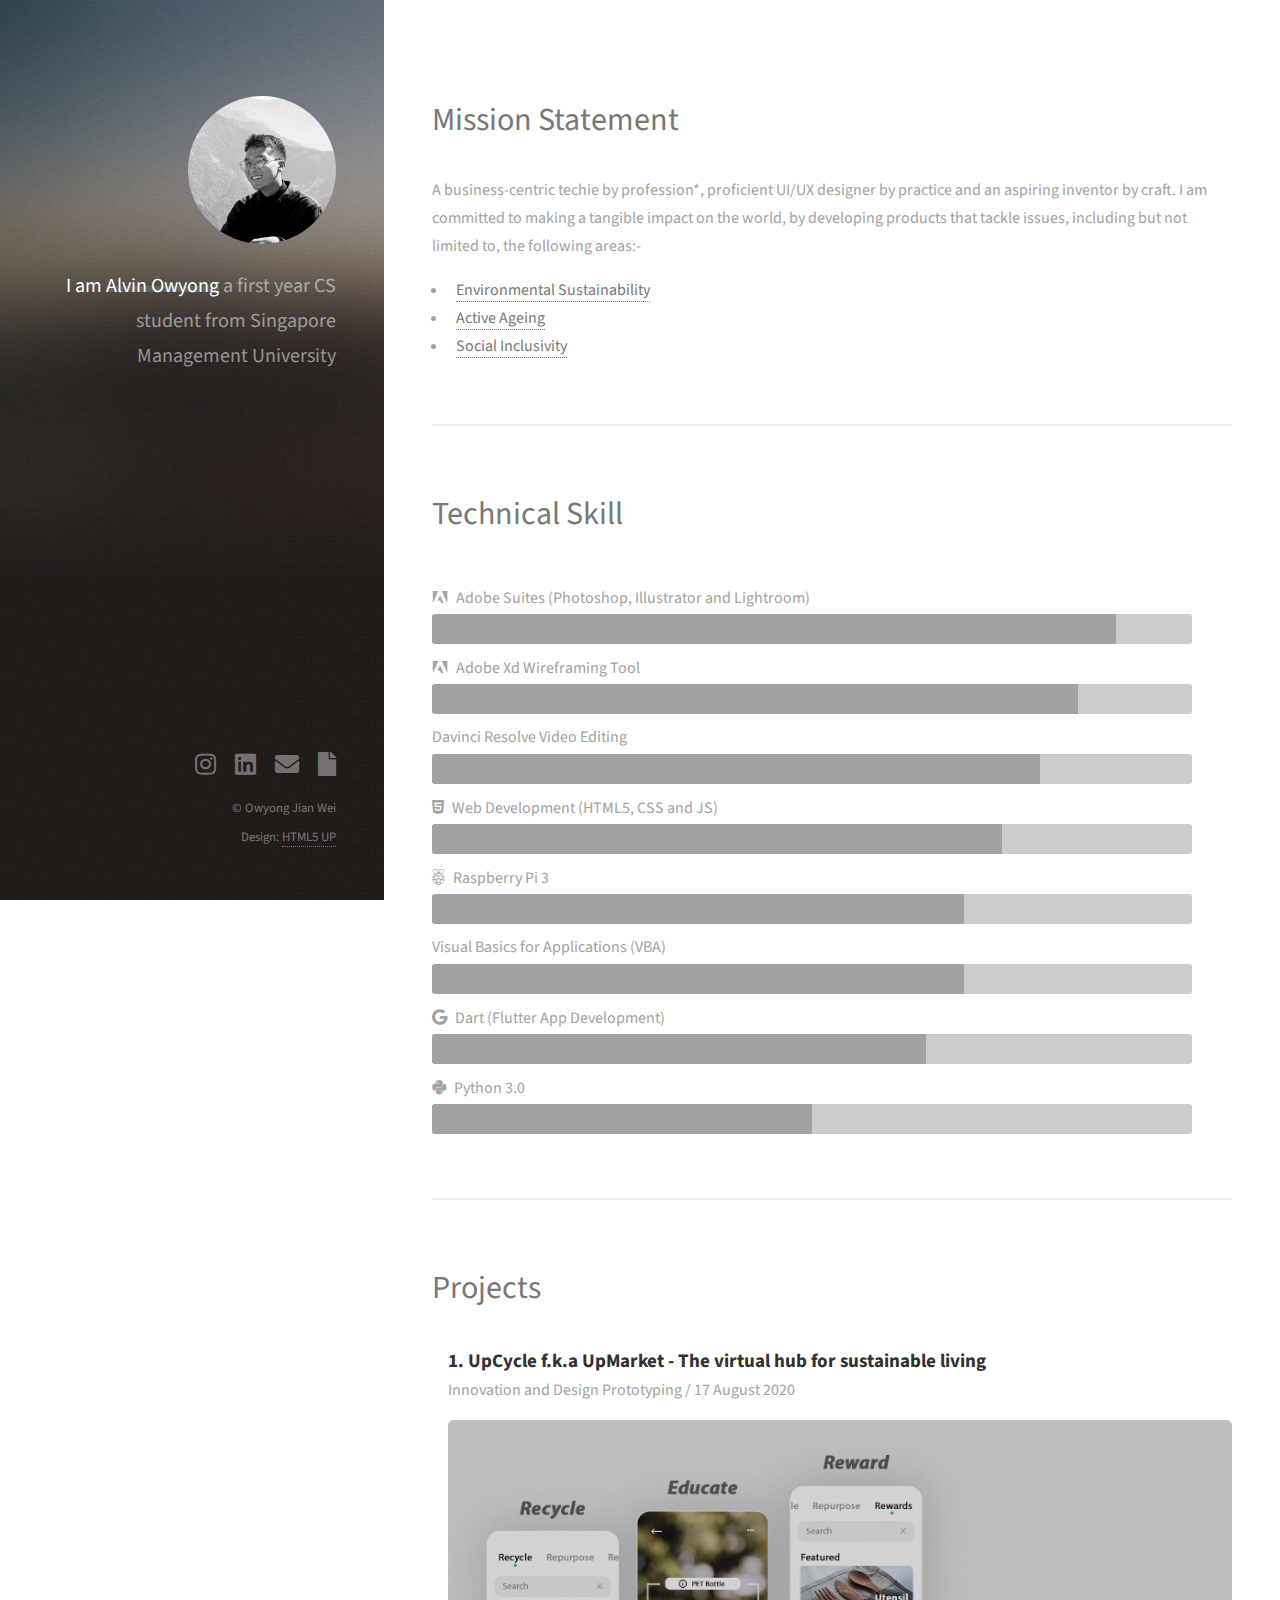
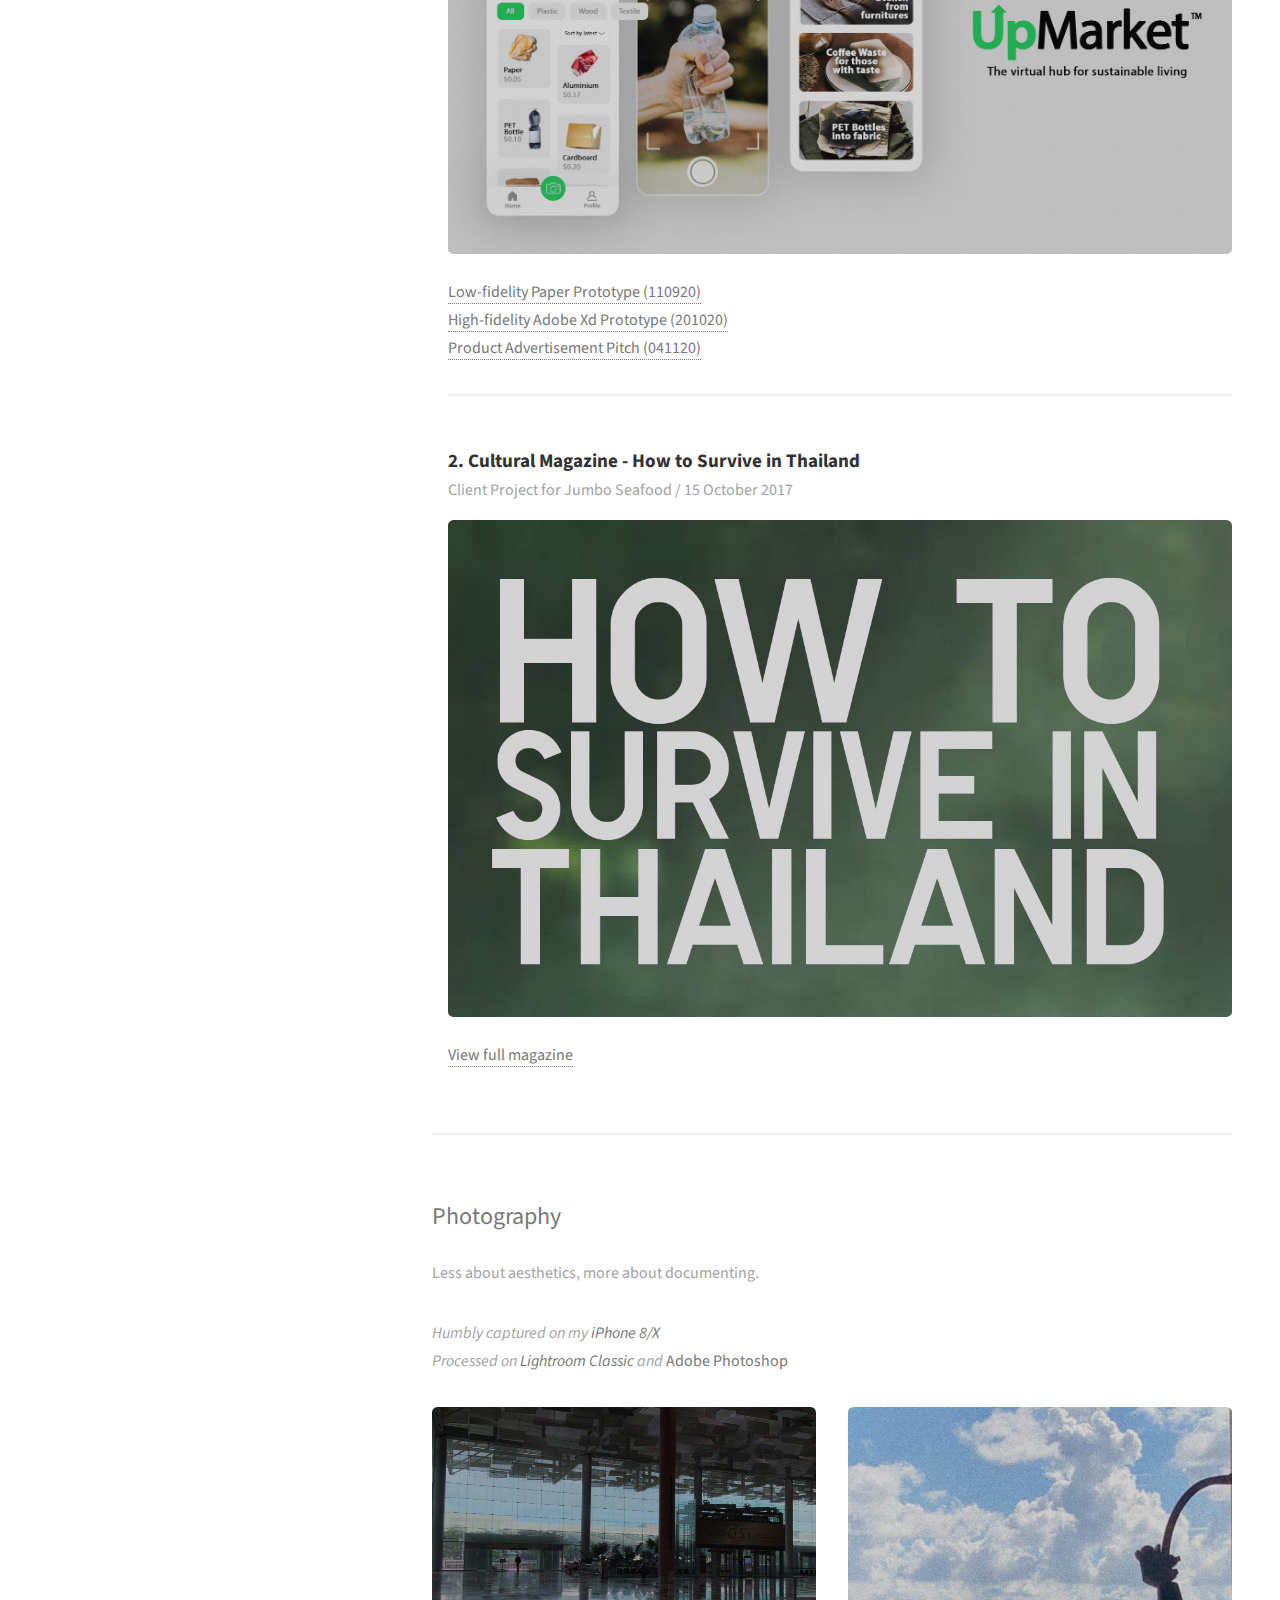
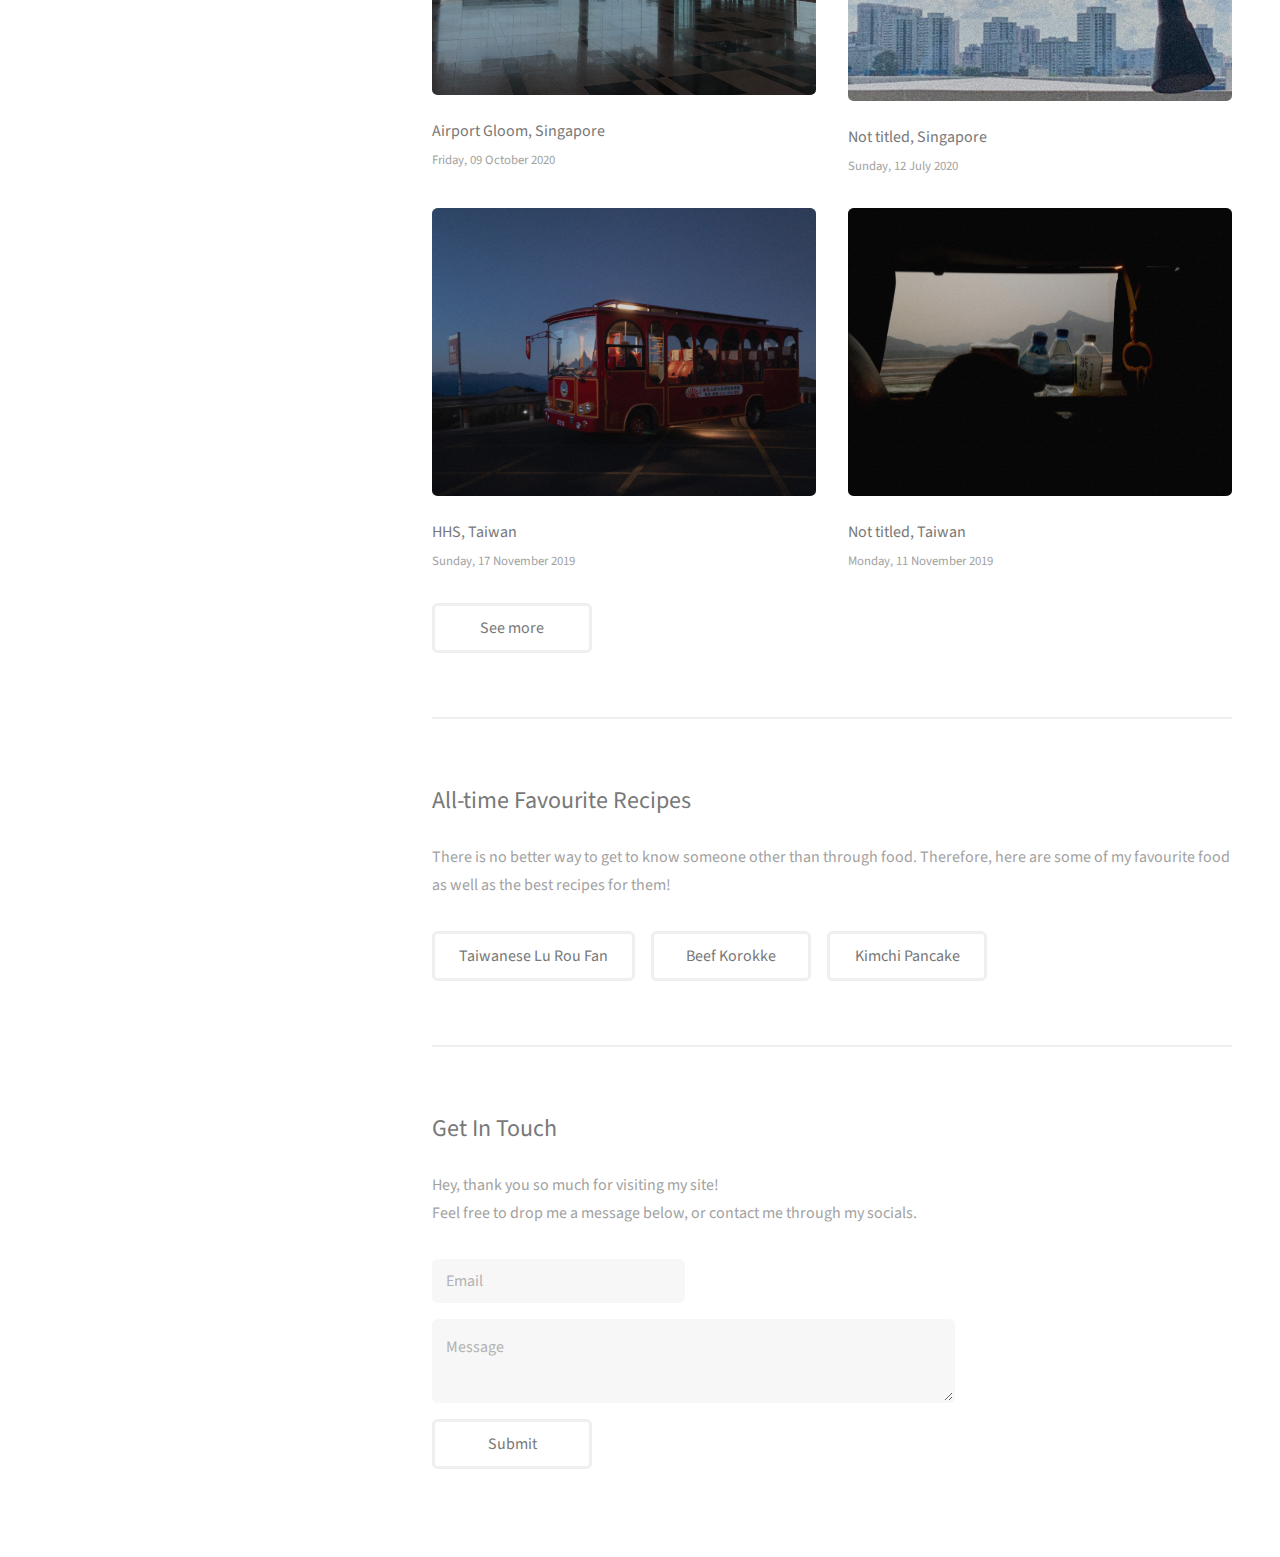
<file: index.html>
<!DOCTYPE HTML>

<html>
	<head>
		<title>Alvin Owyong</title>
		<meta charset="utf-8" />
		<meta name="viewport" content="width=device-width, initial-scale=1, user-scalable=no" />
		<link rel="stylesheet" href="assets/css/main.css" />
		<link rel="icon" href="images/hashtag.png">
	</head>
	<body class="is-preload">

		<!-- Header -->
			<header id="header">
				<div class="inner">
					<a href="#" class="image avatar"><img src="images/avatare.jpg" alt="" /></a>
					<h1><strong>I am <mark>Alvin Owyong</mark></strong><br />
					a first year CS student from<br />
					Singapore Management University<br />
				</div>
			</header>

		<!-- Main -->
			<div id="main">

				<!-- One -->
					<section id="one">
						<header class="major">
							<h2>Mission Statement</h2>
						</header>
						<p>A business-centric techie by profession*, proficient UI/UX designer by practice and an aspiring inventor by craft. I am committed to making a tangible impact on the world, by developing products that tackle issues, including but not limited to, the following areas:-<br /></p>
						<ul class="projects">
							<li><a href="#">Environmental Sustainability</a></li>
							<li><a href="#">Active Ageing</a></li>
							<li><a href="#">Social Inclusivity</a></li>
						</ul>
					</section>

				<!-- Two
				<section id="two">
					<header class="major">
						<h2>Education</h2>
					</header>
					<p>To have a meaningful and positive impact on the world, by developing products that solves problems, including but not limited to, the following areas:-<br /></p>
					<ul class="projects">
						<li><a href="#">Environmental Sustainability</a></li>
						<li><a href="#">Active Ageing</a></li>
						<li><a href="#">Social Inclusivity</a></li>
					</ul>
				</section>					 -->

				<!-- Three
				<section id="three">
					<header class="major">
						<h2>Mission Statement</h2>
					</header>
					<p>To have a meaningful and positive impact on the world, by developing products that solves problems, including but not limited to, the following areas:-<br /></p>
					<ul class="projects">
						<li><a href="#">Environmental Sustainability</a></li>
						<li><a href="#">Active Ageing</a></li>
						<li><a href="#">Social Inclusivity</a></li>
					</ul>
				</section> -->
				
				<!-- Four -->
				<section id="four">
					<header class="major">
						<h2>Technical Skill</h2>
					</header>
					<div class="bars">
						<ul class="skills">
							<li><span class="bar-expand adobesuites"></span><em class="icon brands fa-adobe">&ensp;Adobe Suites (Photoshop, Illustrator and Lightroom)</em></li>
							<li><span class="bar-expand adobexd"></span><em class="icon brands fa-adobe">&ensp;Adobe Xd Wireframing Tool</em></li>
							<li><span class="bar-expand resolve"></span><em>Davinci Resolve Video Editing</em></li>
							<li><span class="bar-expand webdev"></span><em class="icon brands fa-html5">&ensp;Web Development (HTML5, CSS and JS)</em></li>
							<li><span class="bar-expand rspi"></span><em class="icon brands fa-raspberry-pi">&ensp;Raspberry Pi 3</em></li>
							<li><span class="bar-expand vba"></span><em>Visual Basics for Applications (VBA)</em></li>
							<li><span class="bar-expand flutter"></span><em class="icon brands fa-google">&ensp;Dart (Flutter App Development)</em></li>
							<li><span class="bar-expand python"></span><em class="icon brands fa-python">&ensp;Python 3.0</em></li>
						 </ul>
					 </div><!-- end skill-bars -->

				</section>				

				<!-- Five -->
				<section id="five">
					<header class="major">
						<h2>Projects</h2>
					</header>
					<!-- <p><i>Coming soon...</i><br /></p> -->
					<ul class="projects">
						<p id="project-title">1. UpCycle f.k.a UpMarket - The virtual hub for sustainable living</p>
						<p id="project-subtitle">Innovation and Design Prototyping / 17 August 2020</p>
						<article id="project-image" class="col-6 col-12-xsmall work-item">
							<a href="images/Upmarket.png" class="image fit thumb"><img src="images/Upmarket.png" alt="The Application First Look (170820)"/></a>
						</article>

						<a href="https://xd.adobe.com/view/ee3b51f4-64d7-4f51-bd18-cb1d08bb9e55-bb68/?fullscreen" target="_blank">Low-fidelity Paper Prototype (110920)</a><br>
						<a href="https://xd.adobe.com/view/ee3b51f4-64d7-4f51-bd18-cb1d08bb9e55-bb68/?fullscreen" target="_blank">High-fidelity Adobe Xd Prototype (201020)</a><br>
						<a href="#" target="_blank">Product Advertisement Pitch (041120)</a>
						<br>

						<hr class="solid">

						<p id="project-title">2. Cultural Magazine - How to Survive in Thailand</p>
						<p id="project-subtitle">Client Project for Jumbo Seafood / 15 October 2017</p>
						<article id="project-image" class="col-6 col-12-xsmall work-item">
							<a href="images/thailandfull.PNG" class="image fit thumb"><img src="images/Thailand.PNG" alt="Cultural Magazine - How to Survive in Thailand"/></a>
						</article>
						
						<a href="files/guidebook_thailand.pdf" download target="_blank">View full magazine</a>
						
					</ul>
				</section>

				<!-- Six -->
					<section id="six">
						<h2>Photography</h2>
						<p>Less about aesthetics, more about documenting.</p>
						<p><i>Humbly captured on my <strong>iPhone 8/X</strong><br/>Processed on <strong>Lightroom Classic</strong> and </i><strong>Adobe Photoshop</strong></i></p>
						<div class="row">
							<article class="col-6 col-12-xsmall work-item">
								<a href="images/covid-gloom.jpg" class="image fit thumb"><img src="images/covid-pv.jpg" alt="" /></a>
								<h3>Airport Gloom, Singapore</h3>
								<p>Friday, 09 October 2020</p>
							</article>
							<article class="col-6 col-12-xsmall work-item">
								<a href="images/singapore.jpg" class="image fit thumb"><img src="images/singaporec.jpg" alt="" /></a>
								<h3>Not titled, Singapore</h3>
								<p>Sunday, 12 July 2020</p>
							</article>
							<article class="col-6 col-12-xsmall work-item">
								<a href="images/hhsbus.jpg" class="image fit thumb"><img src="images/hhsbus.jpg" alt="" /></a>
								<h3>HHS, Taiwan</h3>
								<p>Sunday, 17 November 2019</p>
							</article>
							<article class="col-6 col-12-xsmall work-item">
								<a href="images/taiwan.jpg" class="image fit thumb"><img src="images/taiwan.jpg" alt="" /></a>
								<h3>Not titled, Taiwan</h3>
								<p>Monday, 11 November 2019</p>
							</article>
							
						</div>
						<div class="row" id="collapsed">
						<!-- <article class="col-6 col-12-xsmall work-item">
							<a href="images/yoropark 2.jpg" class="image fit thumb"><img src="images/yoropark 2.jpg" alt="" /></a>
							<h3>The Site of Reversible Destiny 2, Kyoto</h3>
							<p>Wednesday, 09 May 2018</p>
						</article> -->
						<!-- <article class="col-6 col-12-xsmall work-item">
							<a href="images/tokyotower.jpg" class="image fit thumb"><img src="images/tokyotower.jpg" alt="" /></a>
							<h3>Roppongi, Tokyo</h3>
							<p>Wednesday, 09 May 2018</p>
						</article> -->
						<article class="col-6 col-12-xsmall work-item">
							<a href="images/wlks.jpg" class="image fit thumb"><img src="images/wlks.jpg" alt="" /></a>
							<h3>Nakamise Street, Tokyo</h3>
							<p>Thursday, 11 April 2019</p> 
						</article>
						<article class="col-6 col-12-xsmall work-item">
							<a href="images/kyoto.jpg" class="image fit thumb"><img src="images/kyoto.jpg" alt="" /></a>
							<h3>Temple Threshold, Kyoto</h3>
							<p>Sunday, 07 April 2019</p>
						</article>
						<article class="col-6 col-12-xsmall work-item">
							<a href="images/signature sunset.jpg" class="image fit thumb"><img src="images/signature sunset.jpg" alt="" /></a>
							<h3>Signature Sunset, Singapore</h3>
							<p>Wednesday, 13 February 2019</p>
						</article>													
						<article class="col-6 col-12-xsmall work-item">
							<a href="images/usyellow.jpg" class="image fit thumb"><img src="images/usyellowc.jpg" alt="" /></a>
							<h3>Minimalist, Singapore</h3>
							<p>Monday, 01 April 2019</p>
						</article>						
						<article class="col-6 col-12-xsmall work-item">
							<a href="images/yoropark.jpg" class="image fit thumb"><img src="images/yoropark.jpg" alt="" /></a>
							<h3>The Site of Reversible Destiny, Gifu</h3>
							<p>Wednesday, 09 May 2018</p>
						</article>
						<article class="col-6 col-12-xsmall work-item">
							<a href="images/totgpv.jpg" class="image fit thumb"><img src="images/totgpv.jpg" alt="" /></a>
							<h3>Temple of The Golden Pavillion, Gifu</h3>
							<p>Wednesday, 09 May 2018</p>
						</article>
						<article class="col-6 col-12-xsmall work-item">
							<a href="images/sugamo.jpg" class="image fit thumb"><img src="images/sugamo.jpg" alt="" /></a>
							<h3>Weekend, Sugamo</h3>
							<p>Sunday, 28 January 2018</p>
						</article>
						</div>
						<ul class="actions">
							<li><a href="#six" class="button" id="toggleone">See more</a></li>
						</ul>
					</section>

				<!-- Seven -->
				<section id="seven">
					<h2>All-time Favourite Recipes</h2>
					<div class="row">
						<p>There is no better way to get to know someone other than through food. Therefore, here are some of my favourite food as well as the best recipes for them!</p>
					</div>
					<ul class="actions">
						<li><a href="https://www.youtube.com/watch?v=hrpRUXhp3-M" download class="button">Taiwanese Lu Rou Fan</a></li>
						<li><a href="https://www.youtube.com/watch?v=HtOmN8U21qI&list=PL6E6G-87dHtspe3XwK3Ef4g_hm45VbICt&index=10&t=0s" download class="button">Beef Korokke</a></li>
						<li><a href="https://www.youtube.com/watch?v=05SSlcjIsWM" download class="button">Kimchi Pancake</a></li>
					</ul>
				</section>					

				<!-- Last -->
				<section id="last">
					<h2>Get In Touch</h2>
					<p>Hey, thank you so much for visiting my site!<br />Feel free to drop me a message below, or contact me through my socials.</p>
					<div class="row">
						<div class="col-8 col-12-small">
							<form action="https://www.elformo.com/forms/ad0470e2-03ad-481f-90fa-4ef61c8ed684" method="post" accept-charset="UTF-8">
								<div class="row gtr-uniform gtr-50">
									<!-- <div class="col-6 col-12-xsmall"><input id="name" name="name" type="name" placeholder="Name"/></div> -->
									<div class="col-6 col-12-xsmall"><input id="email" name="email" type="email" placeholder="Email"/></div>
									<div class="col-12"><textarea id="comment" name="comment" placeholder="Message"></textarea></div>
									<ul class="actions">
										<li><input id="submit" name="submit" type="Submit" /></li>
									</ul>
								</div>
							</form>
						</div>
						<!-- <div class="col-4 col-12-small">
							<ul class="labeled-icons">
								<li>
									<h3 class="icon solid fa-home"><span class="label">Address</span></h3>
									1234 Somewhere Rd.<br />
									Nashville, TN 00000<br />
									United States
								</li>
								<li>
									<h3 class="icon solid fa-mobile-alt"><span class="label">Phone</span></h3>
									000-000-0000
								</li>
								<li>
									<h3 class="icon solid fa-envelope"><span class="label">Email</span></h3>
									<a href="#">hello@untitled.tld</a>
								</li>
							</ul>
						</div> -->
					</div>
				</section>

			</div>

		<!-- Footer -->
			<footer id="footer">
				<div class="inner">
					<ul class="icons">
						<li><a href="https://www.instagram.com/alvin_owyong/" class="icon brands fa-instagram"><span class="label">Twitter</span></a></li>
						<!-- <li><a href="https://github.com/alvinowyong" class="icon brands fa-github"><span class="label">Github</span></a></li> -->
						<li><a href="https://sg.linkedin.com/in/jian-wei-owyong-517475146" class="icon brands fa-linkedin"><span class="label">Dribbble</span></a></li>
						<li><a href="mailto: alvinowyong@gmail.com" class="icon solid fa-envelope"><span class="label">Email</span></a></li>
						<li><a href="files/resume_260820.pdf" download class="icon solid fa-file"><span class="label">Resume</span></a></li>
					</ul>
					<ul class="copyright">
						<li>&copy; Owyong Jian Wei</li><li>Design: <a href="http://html5up.net">HTML5 UP</a></li>
					</ul>
				</div>
			</footer>

		<!-- Scripts -->
			<script src="assets/js/jquery.min.js"></script>
			<script src="assets/js/jquery.poptrox.min.js"></script>
			<script src="assets/js/browser.min.js"></script>
			<script src="assets/js/breakpoints.min.js"></script>
			<script src="assets/js/util.js"></script>
			<script src="assets/js/main.js"></script>

	</body>
</html>
</file>
<file: assets/css/main.css>
@import url("fontawesome-all.min.css");
@import url("https://fonts.googleapis.com/css?family=Source+Sans+Pro:400,400italic");

/*
	Strata by HTML5 UP
	html5up.net | @ajlkn
	Free for personal and commercial use under the CCA 3.0 license (html5up.net/license)
*/

html, body, div, span, applet, object,
iframe, h1, h2, h3, h4, h5, h6, p, blockquote,
pre, a, abbr, acronym, address, big, cite,
code, del, dfn, em, img, ins, kbd, q, s, samp,
small, strike, strong, sub, sup, tt, var, b,
u, i, center, dl, dt, dd, ol, ul, li, fieldset,
form, label, legend, table, caption, tbody,
tfoot, thead, tr, th, td, article, aside,
canvas, details, embed, figure, figcaption,
footer, header, hgroup, menu, nav, output, ruby,
section, summary, time, audio, video {
	margin: 0;
	padding: 0;
	border: 0;
	font-size: 100%;
	font: inherit;
	vertical-align: baseline;}

article, aside, details, figcaption, figure,
footer, header, hgroup, menu, nav, section {
	display: block;}

body {
	line-height: 1;
}

ol, ul {
	list-style: none;
}

mark {
	display: inline-block;
	line-height: 0em;
	padding-bottom: 0.3em;
	font-weight: 400;
	color: #ffffff;
	background-color: #636363;
}

blockquote, q {
	quotes: none;
}

	blockquote:before, blockquote:after, q:before, q:after {
		content: '';
		content: none;
	}

table {
	border-collapse: collapse;
	border-spacing: 0;
}

body {
	-webkit-text-size-adjust: none;
}

input::-moz-focus-inner {
	border: 0;
	padding: 0;
}

input, select, textarea {
	-moz-appearance: none;
	-webkit-appearance: none;
	-ms-appearance: none;
	appearance: none;
}

/* Basic */

	html {
		box-sizing: border-box;
	}

	*, *:before, *:after {
		box-sizing: inherit;
	}

	body {
		background: #fff;
	}

		body.is-preload *, body.is-preload *:before, body.is-preload *:after {
			-moz-animation: none !important;
			-webkit-animation: none !important;
			-ms-animation: none !important;
			animation: none !important;
			-moz-transition: none !important;
			-webkit-transition: none !important;
			-ms-transition: none !important;
			transition: none !important;
		}

	body, input, select, textarea {
		color: #a2a2a2;
		font-family: "Source Sans Pro", Helvetica, sans-serif;
		font-size: 16pt;
		font-weight: 400;
		line-height: 1.75em;
	}

	a {
		-moz-transition: color 0.2s ease-in-out, border-color 0.2s ease-in-out;
		-webkit-transition: color 0.2s ease-in-out, border-color 0.2s ease-in-out;
		-ms-transition: color 0.2s ease-in-out, border-color 0.2s ease-in-out;
		transition: color 0.2s ease-in-out, border-color 0.2s ease-in-out;
		border-bottom: dotted 1px;
		color: #787878;
		text-decoration: none;
	}

		a:hover {
			border-bottom-color: transparent;
			color: #787878 !important;
			text-decoration: none;
		}

	strong, b {
		color: #787878;
		font-weight: 400;
	}

	em, i {
		font-style: italic;
	}

	p {
		margin: 0 0 2em 0;
	}

	h1, h2, h3, h4, h5, h6 {
		color: #787878;
		font-weight: 400;
		line-height: 1em;
		margin: 0 0 1em 0;
	}

		h1 a, h2 a, h3 a, h4 a, h5 a, h6 a {
			color: inherit;
			text-decoration: none;
		}

	h1 {
		font-size: 2em;
		line-height: 1.5em;
	}

	h2 {
		font-size: 1.5em;
		line-height: 1.5em;
	}

	h3 {
		font-size: 1.25em;
		line-height: 1.5em;
	}

	h4 {
		font-size: 1.1em;
		line-height: 1.5em;
	}

	h5 {
		font-size: 0.9em;
		line-height: 1.5em;
	}

	h6 {
		font-size: 0.7em;
		line-height: 1.5em;
	}

	sub {
		font-size: 0.8em;
		position: relative;
		top: 0.5em;
	}

	sup {
		font-size: 0.8em;
		position: relative;
		top: -0.5em;
	}

	hr {
		border: 0;
		border-bottom: solid 2px #efefef;
		margin: 2em 0;
	}

		hr.major {
			margin: 3em 0;
		}

	blockquote {
		border-left: solid 6px #efefef;
		font-style: italic;
		margin: 0 0 2em 0;
		padding: 0.5em 0 0.5em 1.5em;
	}

	code {
		background: #f7f7f7;
		border-radius: 0.35em;
		border: solid 2px #efefef;
		font-family: "Courier New", monospace;
		font-size: 0.9em;
		margin: 0 0.25em;
		padding: 0.25em 0.65em;
	}

	pre {
		-webkit-overflow-scrolling: touch;
		font-family: "Courier New", monospace;
		font-size: 0.9em;
		margin: 0 0 2em 0;
	}

		pre code {
			display: block;
			line-height: 1.75em;
			padding: 1em 1.5em;
			overflow-x: auto;
		}

	.align-left {
		text-align: left;
	}

	.align-center {
		text-align: center;
	}

	.align-right {
		text-align: right;
	}

/* Container */

	.container {
		margin: 0 auto;
		max-width: calc(100% - 4em);
		width: 100%;
	}

		.container.xsmall {
			width: 25%;
		}

		.container.small {
			width: 50%;
		}

		.container.medium {
			width: 75%;
		}

		.container.large {
			width: 125%;
		}

		.container.xlarge {
			width: 150%;
		}

		.container.max {
			width: 100%;
		}

		@media screen and (max-width: 980px) {

			.container {
				width: 100% !important;
				max-width: 100% !important;
			}

		}

		@media screen and (max-width: 480px) {

			.container {
				max-width: calc(100% - 3em);
			}

		}

/* Column */

/* Row */

	.row {
		display: flex;
		flex-wrap: wrap;
		box-sizing: border-box;
		align-items: stretch;
	}

		.row > * {
			box-sizing: border-box;
		}

		.row.gtr-uniform > * > :last-child {
			margin-bottom: 0;
		}

		.row.aln-left {
			justify-content: flex-start;
		}

		.row.aln-center {
			justify-content: center;
		}

		.row.aln-right {
			justify-content: flex-end;
		}

		.row.aln-top {
			align-items: flex-start;
		}

		.row.aln-middle {
			align-items: center;
		}

		.row.aln-bottom {
			align-items: flex-end;
		}

		.row > .imp {
			order: -1;
		}

		.row > .col-1 {
			width: 8.33333%;
		}

		.row > .off-1 {
			margin-left: 8.33333%;
		}

		.row > .col-2 {
			width: 16.66667%;
		}

		.row > .off-2 {
			margin-left: 16.66667%;
		}

		.row > .col-3 {
			width: 25%;
		}

		.row > .off-3 {
			margin-left: 25%;
		}

		.row > .col-4 {
			width: 33.33333%;
		}

		.row > .off-4 {
			margin-left: 33.33333%;
		}

		.row > .col-5 {
			width: 41.66667%;
		}

		.row > .off-5 {
			margin-left: 41.66667%;
		}

		.row > .col-6 {
			width: 50%;
		}

		.row > .off-6 {
			margin-left: 50%;
		}

		.row > .col-7 {
			width: 58.33333%;
		}

		.row > .off-7 {
			margin-left: 58.33333%;
		}

		.row > .col-8 {
			width: 66.66667%;
		}

		.row > .off-8 {
			margin-left: 66.66667%;
		}

		.row > .col-9 {
			width: 75%;
		}

		.row > .off-9 {
			margin-left: 75%;
		}

		.row > .col-10 {
			width: 83.33333%;
		}

		.row > .off-10 {
			margin-left: 83.33333%;
		}

		.row > .col-11 {
			width: 91.66667%;
		}

		.row > .off-11 {
			margin-left: 91.66667%;
		}

		.row > .col-12 {
			width: 100%;
		}

		.row > .off-12 {
			margin-left: 100%;
		}

		.row.gtr-0 {
			margin-top: 0;
			margin-left: 0em;
		}

			.row.gtr-0 > * {
				padding: 0 0 0 0em;
			}

			.row.gtr-0.gtr-uniform {
				margin-top: 0em;
			}

				.row.gtr-0.gtr-uniform > * {
					padding-top: 0em;
				}

		.row.gtr-25 {
			margin-top: 0;
			margin-left: -0.625em;
		}

			.row.gtr-25 > * {
				padding: 0 0 0 0.625em;
			}

			.row.gtr-25.gtr-uniform {
				margin-top: -0.625em;
			}

				.row.gtr-25.gtr-uniform > * {
					padding-top: 0.625em;
				}

		.row.gtr-50 {
			margin-top: 0;
			margin-left: -1.25em;
		}

			.row.gtr-50 > * {
				padding: 0 0 0 1.25em;
			}

			.row.gtr-50.gtr-uniform {
				margin-top: -1.25em;
			}

				.row.gtr-50.gtr-uniform > * {
					padding-top: 1.25em;
				}

		.row {
			margin-top: 0;
			margin-left: -2.5em;
		}

			.row > * {
				padding: 0 0 0 2.5em;
			}

			.row.gtr-uniform {
				margin-top: -2.5em;
			}

				.row.gtr-uniform > * {
					padding-top: 2.5em;
				}

		.row.gtr-150 {
			margin-top: 0;
			margin-left: -3.75em;
		}

			.row.gtr-150 > * {
				padding: 0 0 0 3.75em;
			}

			.row.gtr-150.gtr-uniform {
				margin-top: -3.75em;
			}

				.row.gtr-150.gtr-uniform > * {
					padding-top: 3.75em;
				}

		.row.gtr-200 {
			margin-top: 0;
			margin-left: -5em;
		}

			.row.gtr-200 > * {
				padding: 0 0 0 5em;
			}

			.row.gtr-200.gtr-uniform {
				margin-top: -5em;
			}

				.row.gtr-200.gtr-uniform > * {
					padding-top: 5em;
				}

		@media screen and (max-width: 1800px) {

			.row {
				display: flex;
				flex-wrap: wrap;
				box-sizing: border-box;
				align-items: stretch;
			}

				.row > * {
					box-sizing: border-box;
				}

				.row.gtr-uniform > * > :last-child {
					margin-bottom: 0;
				}

				.row.aln-left {
					justify-content: flex-start;
				}

				.row.aln-center {
					justify-content: center;
				}

				.row.aln-right {
					justify-content: flex-end;
				}

				.row.aln-top {
					align-items: flex-start;
				}

				.row.aln-middle {
					align-items: center;
				}

				.row.aln-bottom {
					align-items: flex-end;
				}

				.row > .imp-xlarge {
					order: -1;
				}

				.row > .col-1-xlarge {
					width: 8.33333%;
				}

				.row > .off-1-xlarge {
					margin-left: 8.33333%;
				}

				.row > .col-2-xlarge {
					width: 16.66667%;
				}

				.row > .off-2-xlarge {
					margin-left: 16.66667%;
				}

				.row > .col-3-xlarge {
					width: 25%;
				}

				.row > .off-3-xlarge {
					margin-left: 25%;
				}

				.row > .col-4-xlarge {
					width: 33.33333%;
				}

				.row > .off-4-xlarge {
					margin-left: 33.33333%;
				}

				.row > .col-5-xlarge {
					width: 41.66667%;
				}

				.row > .off-5-xlarge {
					margin-left: 41.66667%;
				}

				.row > .col-6-xlarge {
					width: 50%;
				}

				.row > .off-6-xlarge {
					margin-left: 50%;
				}

				.row > .col-7-xlarge {
					width: 58.33333%;
				}

				.row > .off-7-xlarge {
					margin-left: 58.33333%;
				}

				.row > .col-8-xlarge {
					width: 66.66667%;
				}

				.row > .off-8-xlarge {
					margin-left: 66.66667%;
				}

				.row > .col-9-xlarge {
					width: 75%;
				}

				.row > .off-9-xlarge {
					margin-left: 75%;
				}

				.row > .col-10-xlarge {
					width: 83.33333%;
				}

				.row > .off-10-xlarge {
					margin-left: 83.33333%;
				}

				.row > .col-11-xlarge {
					width: 91.66667%;
				}

				.row > .off-11-xlarge {
					margin-left: 91.66667%;
				}

				.row > .col-12-xlarge {
					width: 100%;
				}

				.row > .off-12-xlarge {
					margin-left: 100%;
				}

				.row.gtr-0 {
					margin-top: 0;
					margin-left: 0em;
				}

					.row.gtr-0 > * {
						padding: 0 0 0 0em;
					}

					.row.gtr-0.gtr-uniform {
						margin-top: 0em;
					}

						.row.gtr-0.gtr-uniform > * {
							padding-top: 0em;
						}

				.row.gtr-25 {
					margin-top: 0;
					margin-left: -0.625em;
				}

					.row.gtr-25 > * {
						padding: 0 0 0 0.625em;
					}

					.row.gtr-25.gtr-uniform {
						margin-top: -0.625em;
					}

						.row.gtr-25.gtr-uniform > * {
							padding-top: 0.625em;
						}

				.row.gtr-50 {
					margin-top: 0;
					margin-left: -1.25em;
				}

					.row.gtr-50 > * {
						padding: 0 0 0 1.25em;
					}

					.row.gtr-50.gtr-uniform {
						margin-top: -1.25em;
					}

						.row.gtr-50.gtr-uniform > * {
							padding-top: 1.25em;
						}

				.row {
					margin-top: 0;
					margin-left: -2.5em;
				}

					.row > * {
						padding: 0 0 0 2.5em;
					}

					.row.gtr-uniform {
						margin-top: -2.5em;
					}

						.row.gtr-uniform > * {
							padding-top: 2.5em;
						}

				.row.gtr-150 {
					margin-top: 0;
					margin-left: -3.75em;
				}

					.row.gtr-150 > * {
						padding: 0 0 0 3.75em;
					}

					.row.gtr-150.gtr-uniform {
						margin-top: -3.75em;
					}

						.row.gtr-150.gtr-uniform > * {
							padding-top: 3.75em;
						}

				.row.gtr-200 {
					margin-top: 0;
					margin-left: -5em;
				}

					.row.gtr-200 > * {
						padding: 0 0 0 5em;
					}

					.row.gtr-200.gtr-uniform {
						margin-top: -5em;
					}

						.row.gtr-200.gtr-uniform > * {
							padding-top: 5em;
						}

		}

		@media screen and (max-width: 1280px) {

			.row {
				display: flex;
				flex-wrap: wrap;
				box-sizing: border-box;
				align-items: stretch;
			}

				.row > * {
					box-sizing: border-box;
				}

				.row.gtr-uniform > * > :last-child {
					margin-bottom: 0;
				}

				.row.aln-left {
					justify-content: flex-start;
				}

				.row.aln-center {
					justify-content: center;
				}

				.row.aln-right {
					justify-content: flex-end;
				}

				.row.aln-top {
					align-items: flex-start;
				}

				.row.aln-middle {
					align-items: center;
				}

				.row.aln-bottom {
					align-items: flex-end;
				}

				.row > .imp-large {
					order: -1;
				}

				.row > .col-1-large {
					width: 8.33333%;
				}

				.row > .off-1-large {
					margin-left: 8.33333%;
				}

				.row > .col-2-large {
					width: 16.66667%;
				}

				.row > .off-2-large {
					margin-left: 16.66667%;
				}

				.row > .col-3-large {
					width: 25%;
				}

				.row > .off-3-large {
					margin-left: 25%;
				}

				.row > .col-4-large {
					width: 33.33333%;
				}

				.row > .off-4-large {
					margin-left: 33.33333%;
				}

				.row > .col-5-large {
					width: 41.66667%;
				}

				.row > .off-5-large {
					margin-left: 41.66667%;
				}

				.row > .col-6-large {
					width: 50%;
				}

				.row > .off-6-large {
					margin-left: 50%;
				}

				.row > .col-7-large {
					width: 58.33333%;
				}

				.row > .off-7-large {
					margin-left: 58.33333%;
				}

				.row > .col-8-large {
					width: 66.66667%;
				}

				.row > .off-8-large {
					margin-left: 66.66667%;
				}

				.row > .col-9-large {
					width: 75%;
				}

				.row > .off-9-large {
					margin-left: 75%;
				}

				.row > .col-10-large {
					width: 83.33333%;
				}

				.row > .off-10-large {
					margin-left: 83.33333%;
				}

				.row > .col-11-large {
					width: 91.66667%;
				}

				.row > .off-11-large {
					margin-left: 91.66667%;
				}

				.row > .col-12-large {
					width: 100%;
				}

				.row > .off-12-large {
					margin-left: 100%;
				}

				.row.gtr-0 {
					margin-top: 0;
					margin-left: 0em;
				}

					.row.gtr-0 > * {
						padding: 0 0 0 0em;
					}

					.row.gtr-0.gtr-uniform {
						margin-top: 0em;
					}

						.row.gtr-0.gtr-uniform > * {
							padding-top: 0em;
						}

				.row.gtr-25 {
					margin-top: 0;
					margin-left: -0.5em;
				}

					.row.gtr-25 > * {
						padding: 0 0 0 0.5em;
					}

					.row.gtr-25.gtr-uniform {
						margin-top: -0.5em;
					}

						.row.gtr-25.gtr-uniform > * {
							padding-top: 0.5em;
						}

				.row.gtr-50 {
					margin-top: 0;
					margin-left: -1em;
				}

					.row.gtr-50 > * {
						padding: 0 0 0 1em;
					}

					.row.gtr-50.gtr-uniform {
						margin-top: -1em;
					}

						.row.gtr-50.gtr-uniform > * {
							padding-top: 1em;
						}

				.row {
					margin-top: 0;
					margin-left: -2em;
				}

					.row > * {
						padding: 0 0 0 2em;
					}

					.row.gtr-uniform {
						margin-top: -2em;
					}

						.row.gtr-uniform > * {
							padding-top: 2em;
						}

				.row.gtr-150 {
					margin-top: 0;
					margin-left: -3em;
				}

					.row.gtr-150 > * {
						padding: 0 0 0 3em;
					}

					.row.gtr-150.gtr-uniform {
						margin-top: -3em;
					}

						.row.gtr-150.gtr-uniform > * {
							padding-top: 3em;
						}

				.row.gtr-200 {
					margin-top: 0;
					margin-left: -4em;
				}

					.row.gtr-200 > * {
						padding: 0 0 0 4em;
					}

					.row.gtr-200.gtr-uniform {
						margin-top: -4em;
					}

						.row.gtr-200.gtr-uniform > * {
							padding-top: 4em;
						}

		}

		@media screen and (max-width: 980px) {

			.row {
				display: flex;
				flex-wrap: wrap;
				box-sizing: border-box;
				align-items: stretch;
			}

				.row > * {
					box-sizing: border-box;
				}

				.row.gtr-uniform > * > :last-child {
					margin-bottom: 0;
				}

				.row.aln-left {
					justify-content: flex-start;
				}

				.row.aln-center {
					justify-content: center;
				}

				.row.aln-right {
					justify-content: flex-end;
				}

				.row.aln-top {
					align-items: flex-start;
				}

				.row.aln-middle {
					align-items: center;
				}

				.row.aln-bottom {
					align-items: flex-end;
				}

				.row > .imp-medium {
					order: -1;
				}

				.row > .col-1-medium {
					width: 8.33333%;
				}

				.row > .off-1-medium {
					margin-left: 8.33333%;
				}

				.row > .col-2-medium {
					width: 16.66667%;
				}

				.row > .off-2-medium {
					margin-left: 16.66667%;
				}

				.row > .col-3-medium {
					width: 25%;
				}

				.row > .off-3-medium {
					margin-left: 25%;
				}

				.row > .col-4-medium {
					width: 33.33333%;
				}

				.row > .off-4-medium {
					margin-left: 33.33333%;
				}

				.row > .col-5-medium {
					width: 41.66667%;
				}

				.row > .off-5-medium {
					margin-left: 41.66667%;
				}

				.row > .col-6-medium {
					width: 50%;
				}

				.row > .off-6-medium {
					margin-left: 50%;
				}

				.row > .col-7-medium {
					width: 58.33333%;
				}

				.row > .off-7-medium {
					margin-left: 58.33333%;
				}

				.row > .col-8-medium {
					width: 66.66667%;
				}

				.row > .off-8-medium {
					margin-left: 66.66667%;
				}

				.row > .col-9-medium {
					width: 75%;
				}

				.row > .off-9-medium {
					margin-left: 75%;
				}

				.row > .col-10-medium {
					width: 83.33333%;
				}

				.row > .off-10-medium {
					margin-left: 83.33333%;
				}

				.row > .col-11-medium {
					width: 91.66667%;
				}

				.row > .off-11-medium {
					margin-left: 91.66667%;
				}

				.row > .col-12-medium {
					width: 100%;
				}

				.row > .off-12-medium {
					margin-left: 100%;
				}

				.row.gtr-0 {
					margin-top: 0;
					margin-left: 0em;
				}

					.row.gtr-0 > * {
						padding: 0 0 0 0em;
					}

					.row.gtr-0.gtr-uniform {
						margin-top: 0em;
					}

						.row.gtr-0.gtr-uniform > * {
							padding-top: 0em;
						}

				.row.gtr-25 {
					margin-top: 0;
					margin-left: -0.5em;
				}

					.row.gtr-25 > * {
						padding: 0 0 0 0.5em;
					}

					.row.gtr-25.gtr-uniform {
						margin-top: -0.5em;
					}

						.row.gtr-25.gtr-uniform > * {
							padding-top: 0.5em;
						}

				.row.gtr-50 {
					margin-top: 0;
					margin-left: -1em;
				}

					.row.gtr-50 > * {
						padding: 0 0 0 1em;
					}

					.row.gtr-50.gtr-uniform {
						margin-top: -1em;
					}

						.row.gtr-50.gtr-uniform > * {
							padding-top: 1em;
						}

				.row {
					margin-top: 0;
					margin-left: -2em;
				}

					.row > * {
						padding: 0 0 0 2em;
					}

					.row.gtr-uniform {
						margin-top: -2em;
					}

						.row.gtr-uniform > * {
							padding-top: 2em;
						}

				.row.gtr-150 {
					margin-top: 0;
					margin-left: -3em;
				}

					.row.gtr-150 > * {
						padding: 0 0 0 3em;
					}

					.row.gtr-150.gtr-uniform {
						margin-top: -3em;
					}

						.row.gtr-150.gtr-uniform > * {
							padding-top: 3em;
						}

				.row.gtr-200 {
					margin-top: 0;
					margin-left: -4em;
				}

					.row.gtr-200 > * {
						padding: 0 0 0 4em;
					}

					.row.gtr-200.gtr-uniform {
						margin-top: -4em;
					}

						.row.gtr-200.gtr-uniform > * {
							padding-top: 4em;
						}

		}

		@media screen and (max-width: 736px) {

			.row {
				display: flex;
				flex-wrap: wrap;
				box-sizing: border-box;
				align-items: stretch;
			}

				.row > * {
					box-sizing: border-box;
				}

				.row.gtr-uniform > * > :last-child {
					margin-bottom: 0;
				}

				.row.aln-left {
					justify-content: flex-start;
				}

				.row.aln-center {
					justify-content: center;
				}

				.row.aln-right {
					justify-content: flex-end;
				}

				.row.aln-top {
					align-items: flex-start;
				}

				.row.aln-middle {
					align-items: center;
				}

				.row.aln-bottom {
					align-items: flex-end;
				}

				.row > .imp-small {
					order: -1;
				}

				.row > .col-1-small {
					width: 8.33333%;
				}

				.row > .off-1-small {
					margin-left: 8.33333%;
				}

				.row > .col-2-small {
					width: 16.66667%;
				}

				.row > .off-2-small {
					margin-left: 16.66667%;
				}

				.row > .col-3-small {
					width: 25%;
				}

				.row > .off-3-small {
					margin-left: 25%;
				}

				.row > .col-4-small {
					width: 33.33333%;
				}

				.row > .off-4-small {
					margin-left: 33.33333%;
				}

				.row > .col-5-small {
					width: 41.66667%;
				}

				.row > .off-5-small {
					margin-left: 41.66667%;
				}

				.row > .col-6-small {
					width: 50%;
				}

				.row > .off-6-small {
					margin-left: 50%;
				}

				.row > .col-7-small {
					width: 58.33333%;
				}

				.row > .off-7-small {
					margin-left: 58.33333%;
				}

				.row > .col-8-small {
					width: 66.66667%;
				}

				.row > .off-8-small {
					margin-left: 66.66667%;
				}

				.row > .col-9-small {
					width: 75%;
				}

				.row > .off-9-small {
					margin-left: 75%;
				}

				.row > .col-10-small {
					width: 83.33333%;
				}

				.row > .off-10-small {
					margin-left: 83.33333%;
				}

				.row > .col-11-small {
					width: 91.66667%;
				}

				.row > .off-11-small {
					margin-left: 91.66667%;
				}

				.row > .col-12-small {
					width: 100%;
				}

				.row > .off-12-small {
					margin-left: 100%;
				}

				.row.gtr-0 {
					margin-top: 0;
					margin-left: 0em;
				}

					.row.gtr-0 > * {
						padding: 0 0 0 0em;
					}

					.row.gtr-0.gtr-uniform {
						margin-top: 0em;
					}

						.row.gtr-0.gtr-uniform > * {
							padding-top: 0em;
						}

				.row.gtr-25 {
					margin-top: 0;
					margin-left: -0.375em;
				}

					.row.gtr-25 > * {
						padding: 0 0 0 0.375em;
					}

					.row.gtr-25.gtr-uniform {
						margin-top: -0.375em;
					}

						.row.gtr-25.gtr-uniform > * {
							padding-top: 0.375em;
						}

				.row.gtr-50 {
					margin-top: 0;
					margin-left: -0.75em;
				}

					.row.gtr-50 > * {
						padding: 0 0 0 0.75em;
					}

					.row.gtr-50.gtr-uniform {
						margin-top: -0.75em;
					}

						.row.gtr-50.gtr-uniform > * {
							padding-top: 0.75em;
						}

				.row {
					margin-top: 0;
					margin-left: -1.5em;
				}

					.row > * {
						padding: 0 0 0 1.5em;
					}

					.row.gtr-uniform {
						margin-top: -1.5em;
					}

						.row.gtr-uniform > * {
							padding-top: 1.5em;
						}

				.row.gtr-150 {
					margin-top: 0;
					margin-left: -2.25em;
				}

					.row.gtr-150 > * {
						padding: 0 0 0 2.25em;
					}

					.row.gtr-150.gtr-uniform {
						margin-top: -2.25em;
					}

						.row.gtr-150.gtr-uniform > * {
							padding-top: 2.25em;
						}

				.row.gtr-200 {
					margin-top: 0;
					margin-left: -3em;
				}

					.row.gtr-200 > * {
						padding: 0 0 0 3em;
					}

					.row.gtr-200.gtr-uniform {
						margin-top: -3em;
					}

						.row.gtr-200.gtr-uniform > * {
							padding-top: 3em;
						}

		}

		@media screen and (max-width: 480px) {

			.row {
				display: flex;
				flex-wrap: wrap;
				box-sizing: border-box;
				align-items: stretch;
			}

				.row > * {
					box-sizing: border-box;
				}

				.row.gtr-uniform > * > :last-child {
					margin-bottom: 0;
				}

				.row.aln-left {
					justify-content: flex-start;
				}

				.row.aln-center {
					justify-content: center;
				}

				.row.aln-right {
					justify-content: flex-end;
				}

				.row.aln-top {
					align-items: flex-start;
				}

				.row.aln-middle {
					align-items: center;
				}

				.row.aln-bottom {
					align-items: flex-end;
				}

				.row > .imp-xsmall {
					order: -1;
				}

				.row > .col-1-xsmall {
					width: 8.33333%;
				}

				.row > .off-1-xsmall {
					margin-left: 8.33333%;
				}

				.row > .col-2-xsmall {
					width: 16.66667%;
				}

				.row > .off-2-xsmall {
					margin-left: 16.66667%;
				}

				.row > .col-3-xsmall {
					width: 25%;
				}

				.row > .off-3-xsmall {
					margin-left: 25%;
				}

				.row > .col-4-xsmall {
					width: 33.33333%;
				}

				.row > .off-4-xsmall {
					margin-left: 33.33333%;
				}

				.row > .col-5-xsmall {
					width: 41.66667%;
				}

				.row > .off-5-xsmall {
					margin-left: 41.66667%;
				}

				.row > .col-6-xsmall {
					width: 50%;
				}

				.row > .off-6-xsmall {
					margin-left: 50%;
				}

				.row > .col-7-xsmall {
					width: 58.33333%;
				}

				.row > .off-7-xsmall {
					margin-left: 58.33333%;
				}

				.row > .col-8-xsmall {
					width: 66.66667%;
				}

				.row > .off-8-xsmall {
					margin-left: 66.66667%;
				}

				.row > .col-9-xsmall {
					width: 75%;
				}

				.row > .off-9-xsmall {
					margin-left: 75%;
				}

				.row > .col-10-xsmall {
					width: 83.33333%;
				}

				.row > .off-10-xsmall {
					margin-left: 83.33333%;
				}

				.row > .col-11-xsmall {
					width: 91.66667%;
				}

				.row > .off-11-xsmall {
					margin-left: 91.66667%;
				}

				.row > .col-12-xsmall {
					width: 100%;
				}

				.row > .off-12-xsmall {
					margin-left: 100%;
				}

				.row.gtr-0 {
					margin-top: 0;
					margin-left: 0em;
				}

					.row.gtr-0 > * {
						padding: 0 0 0 0em;
					}

					.row.gtr-0.gtr-uniform {
						margin-top: 0em;
					}

						.row.gtr-0.gtr-uniform > * {
							padding-top: 0em;
						}

				.row.gtr-25 {
					margin-top: 0;
					margin-left: -0.375em;
				}

					.row.gtr-25 > * {
						padding: 0 0 0 0.375em;
					}

					.row.gtr-25.gtr-uniform {
						margin-top: -0.375em;
					}

						.row.gtr-25.gtr-uniform > * {
							padding-top: 0.375em;
						}

				.row.gtr-50 {
					margin-top: 0;
					margin-left: -0.75em;
				}

					.row.gtr-50 > * {
						padding: 0 0 0 0.75em;
					}

					.row.gtr-50.gtr-uniform {
						margin-top: -0.75em;
					}

						.row.gtr-50.gtr-uniform > * {
							padding-top: 0.75em;
						}

				.row {
					margin-top: 0;
					margin-left: -1.5em;
				}

					.row > * {
						padding: 0 0 0 1.5em;
					}

					.row.gtr-uniform {
						margin-top: -1.5em;
					}

						.row.gtr-uniform > * {
							padding-top: 1.5em;
						}

				.row.gtr-150 {
					margin-top: 0;
					margin-left: -2.25em;
				}

					.row.gtr-150 > * {
						padding: 0 0 0 2.25em;
					}

					.row.gtr-150.gtr-uniform {
						margin-top: -2.25em;
					}

						.row.gtr-150.gtr-uniform > * {
							padding-top: 2.25em;
						}

				.row.gtr-200 {
					margin-top: 0;
					margin-left: -3em;
				}

					.row.gtr-200 > * {
						padding: 0 0 0 3em;
					}

					.row.gtr-200.gtr-uniform {
						margin-top: -3em;
					}

						.row.gtr-200.gtr-uniform > * {
							padding-top: 3em;
						}

		}

/* Section/Article */

	ul.projects {
		margin: -1em 0 1.5em 0;
	}

	section.special, article.special {
		text-align: center;
	}

	header p {
		color: #b2b2b2;
		position: relative;
		margin: 0 0 1.5em 0;
	}

	header h2 + p {
		font-size: 1.25em;
		margin-top: -1em;
		line-height: 1.5em;
	}

	header h3 + p {
		font-size: 1.1em;
		margin-top: -0.8em;
		line-height: 1.5em;
	}

	header h4 + p,
	header h5 + p,
	header h6 + p {
		font-size: 0.9em;
		margin-top: -0.6em;
		line-height: 1.5em;
	}

	header.major h2 {
		font-size: 2em;
	}

/* Form */

	form {
		margin: 0 0 2em 0;
	}

	label {
		color: #787878;
		display: block;
		font-size: 0.9em;
		font-weight: 400;
		margin: 0 0 1em 0;
	}

	input[type="text"],
	input[type="password"],
	input[type="email"],
	select,
	textarea {
		-moz-appearance: none;
		-webkit-appearance: none;
		-ms-appearance: none;
		appearance: none;
		background: #f7f7f7;
		border-radius: 0.35em;
		border: solid 2px transparent;
		color: inherit;
		display: block;
		outline: 0;
		padding: 0 0.75em;
		text-decoration: none;
		width: 100%;
	}

		input[type="text"]:invalid,
		input[type="password"]:invalid,
		input[type="email"]:invalid,
		select:invalid,
		textarea:invalid {
			box-shadow: none;
		}

		input[type="text"]:focus,
		input[type="password"]:focus,
		input[type="email"]:focus,
		select:focus,
		textarea:focus {
			border-color: #49bf9d;
		}

	select {
		background-image: url("data:image/svg+xml;charset=utf8,%3Csvg xmlns='http://www.w3.org/2000/svg' width='40' height='40' preserveAspectRatio='none' viewBox='0 0 40 40'%3E%3Cpath d='M9.4,12.3l10.4,10.4l10.4-10.4c0.2-0.2,0.5-0.4,0.9-0.4c0.3,0,0.6,0.1,0.9,0.4l3.3,3.3c0.2,0.2,0.4,0.5,0.4,0.9 c0,0.4-0.1,0.6-0.4,0.9L20.7,31.9c-0.2,0.2-0.5,0.4-0.9,0.4c-0.3,0-0.6-0.1-0.9-0.4L4.3,17.3c-0.2-0.2-0.4-0.5-0.4-0.9 c0-0.4,0.1-0.6,0.4-0.9l3.3-3.3c0.2-0.2,0.5-0.4,0.9-0.4S9.1,12.1,9.4,12.3z' fill='%23dfdfdf' /%3E%3C/svg%3E");
		background-size: 1.25rem;
		background-repeat: no-repeat;
		background-position: calc(100% - 1rem) center;
		height: 2.75em;
		padding-right: 2.75em;
		text-overflow: ellipsis;
	}

		select option {
			color: #787878;
			background: #fff;
		}

		select:focus::-ms-value {
			background-color: transparent;
		}

		select::-ms-expand {
			display: none;
		}

	input[type="text"],
	input[type="password"],
	input[type="email"],
	select {
		height: 2.75em;
	}

	textarea {
		padding: 0.75em;
	}

	input[type="checkbox"],
	input[type="radio"] {
		-moz-appearance: none;
		-webkit-appearance: none;
		-ms-appearance: none;
		appearance: none;
		display: block;
		float: left;
		margin-right: -2em;
		opacity: 0;
		width: 1em;
		z-index: -1;
	}

		input[type="checkbox"] + label,
		input[type="radio"] + label {
			text-decoration: none;
			color: #a2a2a2;
			cursor: pointer;
			display: inline-block;
			font-size: 1em;
			font-weight: 400;
			padding-left: 2.4em;
			padding-right: 0.75em;
			position: relative;
		}

			input[type="checkbox"] + label:before,
			input[type="radio"] + label:before {
				-moz-osx-font-smoothing: grayscale;
				-webkit-font-smoothing: antialiased;
				display: inline-block;
				font-style: normal;
				font-variant: normal;
				text-rendering: auto;
				line-height: 1;
				text-transform: none !important;
				font-family: 'Font Awesome 5 Free';
				font-weight: 900;
			}

			input[type="checkbox"] + label:before,
			input[type="radio"] + label:before {
				background: #f7f7f7;
				border-radius: 0.35em;
				border: solid 2px transparent;
				content: '';
				display: inline-block;
				font-size: 0.8em;
				height: 2.0625em;
				left: 0;
				line-height: 1.85625em;
				position: absolute;
				text-align: center;
				top: 0;
				width: 2.0625em;
			}

		input[type="checkbox"]:checked + label:before,
		input[type="radio"]:checked + label:before {
			background: #787878;
			border-color: #787878;
			color: #fff;
			content: '\f00c';
		}

		input[type="checkbox"]:focus + label:before,
		input[type="radio"]:focus + label:before {
			border-color: #49bf9d;
		}

	input[type="checkbox"] + label:before {
		border-radius: 0.35em;
	}

	input[type="radio"] + label:before {
		border-radius: 100%;
	}

	::-webkit-input-placeholder {
		color: #b2b2b2 !important;
		opacity: 1.0;
	}

	:-moz-placeholder {
		color: #b2b2b2 !important;
		opacity: 1.0;
	}

	::-moz-placeholder {
		color: #b2b2b2 !important;
		opacity: 1.0;
	}

	:-ms-input-placeholder {
		color: #b2b2b2 !important;
		opacity: 1.0;
	}

/* Box */

	.box {
		border-radius: 0.35em;
		border: solid 2px #efefef;
		margin-bottom: 2em;
		padding: 1.5em;
	}

		.box > :last-child,
		.box > :last-child > :last-child,
		.box > :last-child > :last-child > :last-child {
			margin-bottom: 0;
		}

		.box.alt {
			border: 0;
			border-radius: 0;
			padding: 0;
		}

/* Icon */

	.icon {
		text-decoration: none;
		border-bottom: none;
		position: relative;
	}

		.icon:before {
			-moz-osx-font-smoothing: grayscale;
			-webkit-font-smoothing: antialiased;
			display: inline-block;
			font-style: normal;
			font-variant: normal;
			text-rendering: auto;
			line-height: 1;
			text-transform: none !important;
			font-family: 'Font Awesome 5 Free';
			font-weight: 400;
		}

		.icon > .label {
			display: none;
		}

		.icon:before {
			line-height: inherit;
		}

		.icon.solid:before {
			font-weight: 900;
		}

		.icon.brands:before {
			font-family: 'Font Awesome 5 Brands';
		}

/* Image */

	.image {
		border-radius: 0.35em;
		border: 0;
		display: inline-block;
		position: relative;
	}

		.image:before {
			-moz-transition: opacity 0.2s ease-in-out;
			-webkit-transition: opacity 0.2s ease-in-out;
			-ms-transition: opacity 0.2s ease-in-out;
			transition: opacity 0.2s ease-in-out;
			background: url("images/overlay.png");
			border-radius: 0.35em;
			content: '';
			display: block;
			height: 100%;
			left: 0;
			opacity: 0.5;
			position: absolute;
			top: 0;
			width: 100%;
		}

		.image.thumb {
			text-align: center;
		}

			.image.thumb:after {
				-moz-transition: opacity 0.2s ease-in-out;
				-webkit-transition: opacity 0.2s ease-in-out;
				-ms-transition: opacity 0.2s ease-in-out;
				transition: opacity 0.2s ease-in-out;
				border-radius: 0.35em;
				border: solid 3px rgba(255, 255, 255, 0.5);
				color: #fff;
				content: 'View';
				display: inline-block;
				font-size: 0.8em;
				font-weight: 400;
				left: 50%;
				line-height: 2.25em;
				margin: -1.25em 0 0 -3em;
				opacity: 0;
				padding: 0 1.5em;
				position: absolute;
				text-align: center;
				text-decoration: none;
				top: 50%;
				white-space: nowrap;
			}

			.image.thumb:hover:after {
				opacity: 1.0;
			}

			.image.thumb:hover:before {
				background: url("images/overlay.png"), url("images/overlay.png");
				opacity: 1.0;
			}

		.image img {
			border-radius: 0.35em;
			display: block;
		}

		.image.left {
			float: left;
			margin: 0 1.5em 1em 0;
			top: 0.25em;
		}

		.image.right {
			float: right;
			margin: 0 0 1em 1.5em;
			top: 0.25em;
		}

		.image.left, .image.right {
			max-width: 40%;
		}

			.image.left img, .image.right img {
				width: 100%;
			}

		.image.fit {
			display: block;
			margin: 0 0 2em 0;
			width: 100%;
		}

			.image.fit img {
				width: 100%;
			}

		.image.avatar {
			border-radius: 100%;
		}

			.image.avatar:before {
				display: none;
			}

			.image.avatar img {
				border-radius: 100%;
				width: 100%;
			}

/* List */

	ol {
		list-style: decimal;
		margin: 0 0 2em 0;
		padding-left: 1.25em;
	}

		ol li {
			padding-left: 0.25em;
		}

	ul {
		list-style: disc;
		margin: 0 0 .5em 0;
		padding-left: 1em;
	}

		ul li {
			padding-left: 0.5em;
		}

		ul.alt {
			list-style: none;
			padding-left: 0;
		}

			ul.alt li {
				border-top: solid 2px #efefef;
				padding: 0.5em 0;
			}

				ul.alt li:first-child {
					border-top: 0;
					padding-top: 0;
				}

	dl {
		margin: 0 0 2em 0;
	}

/* Icons */

	ul.icons {
		cursor: default;
		list-style: none;
		padding-left: 0;
	}

		ul.icons li {
			display: inline-block;
			padding: 0 1em 0 0;
		}

			ul.icons li:last-child {
				padding-right: 0;
			}

			ul.icons li .icon:before {
				font-size: 1.5em;
			}

/* Labeled Icons */

	ul.labeled-icons {
		list-style: none;
		padding: 0;
	}

		ul.labeled-icons li {
			line-height: 1.75em;
			margin: 1.5em 0 0 0;
			padding-left: 2.25em;
			position: relative;
		}

			ul.labeled-icons li:first-child {
				margin-top: 0;
			}

			ul.labeled-icons li a {
				color: inherit;
			}

			ul.labeled-icons li h3 {
				color: #b2b2b2;
				left: 0;
				position: absolute;
				text-align: center;
				top: 0;
				width: 1em;
			}

/* Actions */

	ul.actions {
		display: -moz-flex;
		display: -webkit-flex;
		display: -ms-flex;
		display: flex;
		cursor: default;
		list-style: none;
		margin-left: -1em;
		padding-left: 0;
	}

		ul.actions li {
			padding: 0 0 0 1em;
			vertical-align: middle;
		}

		ul.actions.special {
			-moz-justify-content: center;
			-webkit-justify-content: center;
			-ms-justify-content: center;
			justify-content: center;
			width: 100%;
			margin-left: 0;
		}

			ul.actions.special li:first-child {
				padding-left: 0;
			}

		ul.actions.stacked {
			-moz-flex-direction: column;
			-webkit-flex-direction: column;
			-ms-flex-direction: column;
			flex-direction: column;
			margin-left: 0;
		}

			ul.actions.stacked li {
				padding: 1.3em 0 0 0;
			}

				ul.actions.stacked li:first-child {
					padding-top: 0;
				}

		ul.actions.fit {
			width: calc(100% + 1em);
		}

			ul.actions.fit li {
				-moz-flex-grow: 1;
				-webkit-flex-grow: 1;
				-ms-flex-grow: 1;
				flex-grow: 1;
				-moz-flex-shrink: 1;
				-webkit-flex-shrink: 1;
				-ms-flex-shrink: 1;
				flex-shrink: 1;
				width: 100%;
			}

				ul.actions.fit li > * {
					width: 100%;
				}

			ul.actions.fit.stacked {
				width: 100%;
			}

		@media screen and (max-width: 480px) {

			ul.actions:not(.fixed) {
				-moz-flex-direction: column;
				-webkit-flex-direction: column;
				-ms-flex-direction: column;
				flex-direction: column;
				margin-left: 0;
				width: 100% !important;
			}

				ul.actions:not(.fixed) li {
					-moz-flex-grow: 1;
					-webkit-flex-grow: 1;
					-ms-flex-grow: 1;
					flex-grow: 1;
					-moz-flex-shrink: 1;
					-webkit-flex-shrink: 1;
					-ms-flex-shrink: 1;
					flex-shrink: 1;
					padding: 1em 0 0 0;
					text-align: center;
					width: 100%;
				}

					ul.actions:not(.fixed) li > * {
						width: 100%;
					}

					ul.actions:not(.fixed) li:first-child {
						padding-top: 0;
					}

					ul.actions:not(.fixed) li input[type="submit"],
					ul.actions:not(.fixed) li input[type="reset"],
					ul.actions:not(.fixed) li input[type="button"],
					ul.actions:not(.fixed) li button,
					ul.actions:not(.fixed) li .button {
						width: 100%;
					}

						ul.actions:not(.fixed) li input[type="submit"].icon:before,
						ul.actions:not(.fixed) li input[type="reset"].icon:before,
						ul.actions:not(.fixed) li input[type="button"].icon:before,
						ul.actions:not(.fixed) li button.icon:before,
						ul.actions:not(.fixed) li .button.icon:before {
							margin-left: -0.5em;
						}

		}

/* Table */

	.table-wrapper {
		-webkit-overflow-scrolling: touch;
		overflow-x: auto;
	}

	table {
		margin: 0 0 2em 0;
		width: 100%;
	}

		table tbody tr {
			border: solid 1px #efefef;
			border-left: 0;
			border-right: 0;
		}

			table tbody tr:nth-child(2n + 1) {
				background-color: #f7f7f7;
			}

		table td {
			padding: 0.75em 0.75em;
		}

		table th {
			color: #787878;
			font-size: 0.9em;
			font-weight: 400;
			padding: 0 0.75em 0.75em 0.75em;
			text-align: left;
		}

		table thead {
			border-bottom: solid 2px #efefef;
		}

		table tfoot {
			border-top: solid 2px #efefef;
		}

		table.alt {
			border-collapse: separate;
		}

			table.alt tbody tr td {
				border: solid 2px #efefef;
				border-left-width: 0;
				border-top-width: 0;
			}

				table.alt tbody tr td:first-child {
					border-left-width: 2px;
				}

			table.alt tbody tr:first-child td {
				border-top-width: 2px;
			}

			table.alt thead {
				border-bottom: 0;
			}

			table.alt tfoot {
				border-top: 0;
			}

/* Button */

	input[type="submit"],
	input[type="reset"],
	input[type="button"],
	.button {
		-moz-appearance: none;
		-webkit-appearance: none;
		-ms-appearance: none;
		appearance: none;
		-moz-transition: background-color 0.2s ease-in-out, color 0.2s ease-in-out, border-color 0.2s ease-in-out;
		-webkit-transition: background-color 0.2s ease-in-out, color 0.2s ease-in-out, border-color 0.2s ease-in-out;
		-ms-transition: background-color 0.2s ease-in-out, color 0.2s ease-in-out, border-color 0.2s ease-in-out;
		transition: background-color 0.2s ease-in-out, color 0.2s ease-in-out, border-color 0.2s ease-in-out;
		background-color: transparent;
		border-radius: 0.35em;
		border: solid 3px #efefef;
		color: #787878 !important;
		cursor: pointer;
		display: inline-block;
		font-weight: 400;
		height: 3.15em;
		height: calc(2.75em + 6px);
		line-height: 2.75em;
		min-width: 10em;
		padding: 0 1.5em;
		text-align: center;
		text-decoration: none;
		white-space: nowrap;
	}

		input[type="submit"]:hover,
		input[type="reset"]:hover,
		input[type="button"]:hover,
		.button:hover {
			border-color: #49bf9d;
			color: #49bf9d !important;
		}

		input[type="submit"]:active,
		input[type="reset"]:active,
		input[type="button"]:active,
		.button:active {
			background-color: rgba(73, 191, 157, 0.1);
			border-color: #49bf9d;
			color: #49bf9d !important;
		}

		input[type="submit"].icon,
		input[type="reset"].icon,
		input[type="button"].icon,
		.button.icon {
			padding-left: 1.35em;
		}

			input[type="submit"].icon:before,
			input[type="reset"].icon:before,
			input[type="button"].icon:before,
			.button.icon:before {
				margin-right: 0.5em;
			}

		input[type="submit"].fit,
		input[type="reset"].fit,
		input[type="button"].fit,
		.button.fit {
			min-width: 0;
			width: 100%;
		}

		input[type="submit"].small,
		input[type="reset"].small,
		input[type="button"].small,
		.button.small {
			font-size: 0.8em;
		}

		input[type="submit"].large,
		input[type="reset"].large,
		input[type="button"].large,
		.button.large {
			font-size: 1.35em;
		}

		input[type="submit"].primary,
		input[type="reset"].primary,
		input[type="button"].primary,
		.button.primary {
			background-color: #49bf9d;
			border-color: #49bf9d;
			color: #ffffff !important;
		}

			input[type="submit"].primary:hover,
			input[type="reset"].primary:hover,
			input[type="button"].primary:hover,
			.button.primary:hover {
				background-color: #5cc6a7;
				border-color: #5cc6a7;
			}

			input[type="submit"].primary:active,
			input[type="reset"].primary:active,
			input[type="button"].primary:active,
			.button.primary:active {
				background-color: #3eb08f;
				border-color: #3eb08f;
			}

		input[type="submit"].disabled, input[type="submit"]:disabled,
		input[type="reset"].disabled,
		input[type="reset"]:disabled,
		input[type="button"].disabled,
		input[type="button"]:disabled,
		.button.disabled,
		.button:disabled {
			background-color: #e7e7e7 !important;
			border-color: #e7e7e7 !important;
			color: #b2b2b2 !important;
			cursor: default;
		}

/* Work Item */

	.work-item {
		margin: 0 0 2em 0;
	}

		.work-item .image {
			margin: 0 0 1.5em 0;
		}

		.work-item h3 {
			font-size: 1em;
			margin: 0 0 0.5em 0;
		}

		.work-item p {
			font-size: 0.8em;
			line-height: 1.5em;
			margin: 0;
		}

/* Header */

	#header {
		display: -moz-flex;
		display: -webkit-flex;
		display: -ms-flex;
		display: flex;
		-moz-flex-direction: column;
		-webkit-flex-direction: column;
		-ms-flex-direction: column;
		flex-direction: column;
		-moz-align-items: -moz-flex-end;
		-webkit-align-items: -webkit-flex-end;
		-ms-align-items: -ms-flex-end;
		align-items: flex-end;
		-moz-justify-content: space-between;
		-webkit-justify-content: space-between;
		-ms-justify-content: space-between;
		justify-content: space-between;
		background-color: #1f1815;
		background-attachment: scroll,								scroll;
		background-image: url("images/overlay.png"), url("../../images/bg.jpg");
		background-position: top left,							top left;
		background-repeat: repeat,								no-repeat;
		background-size: auto,								150%;
		color: rgba(255, 255, 255, 0.5);
		height: 100%;
		left: 0;
		padding: 8em 4em;
		position: fixed;
		text-align: right;
		top: 0;
		width: 35%;
	}

		#header > * {
			-moz-flex-shrink: 0;
			-webkit-flex-shrink: 0;
			-ms-flex-shrink: 0;
			flex-shrink: 0;
			width: 100%;
		}

		#header > .inner {
			-moz-flex-grow: 1;
			-webkit-flex-grow: 1;
			-ms-flex-grow: 1;
			flex-grow: 1;
			margin: 0 0 2em 0;
		}

		#header strong, #header b {
			color: #ffffff;
		}

		#header h2, #header h3, #header h4, #header h5, #header h6 {
			color: #ffffff;
		}

		#header h1 {
			color: rgba(255, 255, 255, 0.5);
			font-size: 1.35em;
			line-height: 1.75em;
			margin: 0;
		}

		#header .image.avatar {
			margin: 0 0 1em 0;
			width: 9.25em;
		}

/* Footer */

	#footer .icons {
		margin: 1em 0 0 0;
	}

		#footer .icons a {
			color: rgba(255, 255, 255, 0.4);
		}

	#footer .copyright {
		color: rgba(255, 255, 255, 0.4);
		font-size: 0.8em;
		list-style: none;
		margin: 1em 0 0 0;
		padding: 0;
	}

		#footer .copyright li {
			border-left: solid 1px rgba(255, 255, 255, 0.25);
			display: inline-block;
			line-height: 1em;
			margin-left: 0.75em;
			padding-left: 0.75em;
		}

			#footer .copyright li:first-child {
				border-left: 0;
				margin-left: 0;
				padding-left: 0;
			}

			#footer .copyright li a {
				color: inherit;
			}

/* Main */

	#main {
		margin-left: 35%;
		max-width: 54em;
		padding: 8em 4em 4em 4em;
		width: calc(100% - 35%);
	}

		#main > section {
			border-top: solid 2px #efefef;
			margin: 4em 0 0 0;
			padding: 4em 0 0 0;
		}

			#main > section:first-child {
				border-top: 0;
				margin-top: 0;
				padding-top: 0;
			}

/* Poptrox */

	@-moz-keyframes spin {
		0% {
			-moz-transform: rotate(0deg);
			-webkit-transform: rotate(0deg);
			-ms-transform: rotate(0deg);
			transform: rotate(0deg);
		}

		100% {
			-moz-transform: rotate(360deg);
			-webkit-transform: rotate(360deg);
			-ms-transform: rotate(360deg);
			transform: rotate(360deg);
		}
	}

	@-webkit-keyframes spin {
		0% {
			-moz-transform: rotate(0deg);
			-webkit-transform: rotate(0deg);
			-ms-transform: rotate(0deg);
			transform: rotate(0deg);
		}

		100% {
			-moz-transform: rotate(360deg);
			-webkit-transform: rotate(360deg);
			-ms-transform: rotate(360deg);
			transform: rotate(360deg);
		}
	}

	@-ms-keyframes spin {
		0% {
			-moz-transform: rotate(0deg);
			-webkit-transform: rotate(0deg);
			-ms-transform: rotate(0deg);
			transform: rotate(0deg);
		}

		100% {
			-moz-transform: rotate(360deg);
			-webkit-transform: rotate(360deg);
			-ms-transform: rotate(360deg);
			transform: rotate(360deg);
		}
	}

	@keyframes spin {
		0% {
			-moz-transform: rotate(0deg);
			-webkit-transform: rotate(0deg);
			-ms-transform: rotate(0deg);
			transform: rotate(0deg);
		}

		100% {
			-moz-transform: rotate(360deg);
			-webkit-transform: rotate(360deg);
			-ms-transform: rotate(360deg);
			transform: rotate(360deg);
		}
	}

	.poptrox-popup {
		-moz-box-sizing: content-box;
		-webkit-box-sizing: content-box;
		-ms-box-sizing: content-box;
		box-sizing: content-box;
		-webkit-tap-highlight-color: rgba(255, 255, 255, 0);
		background: #fff;
		border-radius: 0.35em;
		box-shadow: 0 0.1em 0.15em 0 rgba(0, 0, 0, 0.15);
		overflow: hidden;
		padding-bottom: 3em;
	}

		.poptrox-popup .loader {
			text-decoration: none;
			-moz-animation: spin 1s linear infinite;
			-webkit-animation: spin 1s linear infinite;
			-ms-animation: spin 1s linear infinite;
			animation: spin 1s linear infinite;
			font-size: 1.5em;
			height: 1em;
			left: 50%;
			line-height: 1em;
			margin: -0.5em 0 0 -0.5em;
			position: absolute;
			top: 50%;
			width: 1em;
		}

			.poptrox-popup .loader:before {
				-moz-osx-font-smoothing: grayscale;
				-webkit-font-smoothing: antialiased;
				display: inline-block;
				font-style: normal;
				font-variant: normal;
				text-rendering: auto;
				line-height: 1;
				text-transform: none !important;
				font-family: 'Font Awesome 5 Free';
				font-weight: 900;
			}

			.poptrox-popup .loader:before {
				content: '\f1ce';
			}

		.poptrox-popup .caption {
			background: #fff;
			bottom: 0;
			cursor: default;
			font-size: 0.9em;
			height: 3em;
			left: 0;
			line-height: 2.8em;
			position: absolute;
			text-align: center;
			width: 100%;
			z-index: 1;
		}

		.poptrox-popup .nav-next,
		.poptrox-popup .nav-previous {
			text-decoration: none;
			-moz-transition: opacity 0.2s ease-in-out;
			-webkit-transition: opacity 0.2s ease-in-out;
			-ms-transition: opacity 0.2s ease-in-out;
			transition: opacity 0.2s ease-in-out;
			-webkit-tap-highlight-color: rgba(255, 255, 255, 0);
			background: rgba(0, 0, 0, 0.01);
			cursor: pointer;
			height: 100%;
			opacity: 0;
			position: absolute;
			top: 0;
			width: 50%;
		}

			.poptrox-popup .nav-next:before,
			.poptrox-popup .nav-previous:before {
				-moz-osx-font-smoothing: grayscale;
				-webkit-font-smoothing: antialiased;
				display: inline-block;
				font-style: normal;
				font-variant: normal;
				text-rendering: auto;
				line-height: 1;
				text-transform: none !important;
				font-family: 'Font Awesome 5 Free';
				font-weight: 900;
			}

			.poptrox-popup .nav-next:before,
			.poptrox-popup .nav-previous:before {
				color: #fff;
				font-size: 2.5em;
				height: 1em;
				line-height: 1em;
				margin-top: -0.75em;
				position: absolute;
				text-align: center;
				top: 50%;
				width: 1.5em;
			}

		.poptrox-popup .nav-next {
			right: 0;
		}

			.poptrox-popup .nav-next:before {
				content: '\f105';
				right: 0;
			}

		.poptrox-popup .nav-previous {
			left: 0;
		}

			.poptrox-popup .nav-previous:before {
				content: '\f104';
				left: 0;
			}

		.poptrox-popup .closer {
			text-decoration: none;
			-moz-transition: opacity 0.2s ease-in-out;
			-webkit-transition: opacity 0.2s ease-in-out;
			-ms-transition: opacity 0.2s ease-in-out;
			transition: opacity 0.2s ease-in-out;
			-webkit-tap-highlight-color: rgba(255, 255, 255, 0);
			color: #fff;
			height: 4em;
			line-height: 4em;
			opacity: 0;
			position: absolute;
			right: 0;
			text-align: center;
			top: 0;
			width: 4em;
			z-index: 2;
		}

			.poptrox-popup .closer:before {
				-moz-osx-font-smoothing: grayscale;
				-webkit-font-smoothing: antialiased;
				display: inline-block;
				font-style: normal;
				font-variant: normal;
				text-rendering: auto;
				line-height: 1;
				text-transform: none !important;
				font-family: 'Font Awesome 5 Free';
				font-weight: 900;
			}

			.poptrox-popup .closer:before {
				-moz-box-sizing: content-box;
				-webkit-box-sizing: content-box;
				-ms-box-sizing: content-box;
				box-sizing: content-box;
				border-radius: 100%;
				border: solid 3px rgba(255, 255, 255, 0.5);
				content: '\f00d';
				display: block;
				font-size: 1em;
				height: 1.75em;
				left: 50%;
				line-height: 1.75em;
				margin: -0.875em 0 0 -0.875em;
				position: absolute;
				top: 50%;
				width: 1.75em;
			}

		.poptrox-popup:hover .nav-next,
		.poptrox-popup:hover .nav-previous {
			opacity: 0.5;
		}

			.poptrox-popup:hover .nav-next:hover,
			.poptrox-popup:hover .nav-previous:hover {
				opacity: 1.0;
			}

		.poptrox-popup:hover .closer {
			opacity: 0.5;
		}

			.poptrox-popup:hover .closer:hover {
				opacity: 1.0;
			}

/* Touch */

	body.is-touch .image.thumb:before {
		opacity: 0.5 !important;
	}

	body.is-touch .image.thumb:after {
		display: none !important;
	}

	body.is-touch #header {
		background-attachment: scroll;
		background-size: auto, cover;
	}

	body.is-touch .poptrox-popup .nav-next,
	body.is-touch .poptrox-popup .nav-previous,
	body.is-touch .poptrox-popup .closer {
		opacity: 1.0 !important;
	}

/* XLarge */

	@media screen and (max-width: 1800px) {

		/* Basic */

			body, input, select, textarea {
				font-size: 12pt;
			}

	}

/* Large */

	@media screen and (max-width: 1280px) {

		/* Header */

			#header {
				padding: 6em 3em 3em 3em;
				width: 30%;
			}

				#header h1 {
					font-size: 1.25em;
				}

					#header h1 br {
						display: none;
					}

				#header > .inner {
					margin-bottom: 0;
				}

		/* Footer */

			#footer .copyright li {
				border-left-width: 0;
				display: block;
				line-height: 2.25em;
				margin-left: 0;
				padding-left: 0;
			}

		/* Main */

			#main {
				margin-left: 30%;
				max-width: none;
				padding: 6em 3em 3em 3em;
				width: calc(100% - 30%);
			}

	}

/* Medium */

	@media screen and (max-width: 980px) {

		/* Basic */

			h1 br, h2 br, h3 br, h4 br, h5 br, h6 br {
				display: none;
			}

		/* List */

			ul.icons li .icon {
				font-size: 1.25em;
			}

		/* Header */

			#header {
				background-attachment: scroll;
				background-position: top left, center center;
				background-size: auto,		cover;
				left: auto;
				padding: 6em 4em;
				position: relative;
				text-align: center;
				top: auto;
				width: 100%;
				display: block;
			}

				#header h1 {
					font-size: 1.75em;
				}

					#header h1 br {
						display: inline;
					}

		/* Footer */

			#footer {
				background-attachment: scroll;
				background-color: #1f1815;
				background-image: url("images/overlay.png"), url("../../images/bg.jpg");
				background-position: top left,						bottom center;
				background-repeat: repeat,							no-repeat;
				background-size: auto,							cover;
				bottom: auto;
				left: auto;
				padding: 4em 4em 6em 4em;
				position: relative;
				text-align: center;
				width: 100%;
			}

				#footer .icons {
					margin: 0 0 1em 0;
				}

				#footer .copyright {
					margin: 0 0 1em 0;
				}

					#footer .copyright li {
						border-left-width: 1px;
						display: inline-block;
						line-height: 1em;
						margin-left: 0.75em;
						padding-left: 0.75em;
					}

		/* Main */

			#main {
				margin: 0;
				padding: 6em 4em;
				width: 100%;
			}

	}

/* Small */

	@media screen and (max-width: 736px) {

		/* Basic */

			h1 {
				font-size: 1.5em;
			}

			h2 {
				font-size: 1.2em;
			}

			h3 {
				font-size: 1em;
			}

		/* Section/Article */

			section.special, article.special {
				text-align: center;
			}

			header.major h2 {
				font-size: 1.35em;
			}

		/* List */

			ul.labeled-icons li {
				padding-left: 2em;
			}

				ul.labeled-icons li h3 {
					line-height: 1.75em;
				}

		/* Header */

			#header {
				padding: 2.25em 1.5em;
			}

				#header h1 {
					font-size: 1.35em;
				}

		/* Footer */

			#footer {
				padding: 2.25em 1.5em;
			}

		/* Main */

			#main {
				padding: 2.25em 1.5em 0.25em 1.5em;
			}

				#main > section {
					margin: 2.25em 0 0 0;
					padding: 2.25em 0 0 0;
				}

		/* Poptrox */

			.poptrox-popup {
				border-radius: 0;
			}

				.poptrox-popup .nav-next:before,
				.poptrox-popup .nav-previous:before {
					margin-top: -1em;
				}

	}

/* XSmall */

	@media screen and (max-width: 480px) {

		/* Header */

			#header {
				padding: 4.5em 1.5em;
			}

				#header h1 br {
					display: none;
				}

		/* Footer */

			#footer .copyright li {
				border-left-width: 0;
				display: block;
				line-height: 2.25em;
				margin-left: 0;
				padding-left: 0;
			}

	}

#collapsed {
	display: none;
}

/* Skill Bars */
#four p {
	margin: 0 0 1em 0;
}

.bars {
	width: 95%;
	float: unset;
	padding-top: .5em;
	text-align: left;
}
.bars .skills {
  	margin-top: 36px;
   list-style: none;
}

.bars ul {
	padding-left: 0;
}

.bars ul li {
	padding-left: 0;
}

.bars li {
   position: relative;
  	margin-bottom: 40px;
  	background: #ccc;
  	height: 30px;
  	border-radius: 3px;
}
.bars li em {
	font-weight: normal;
   position: relative;
	top: -31px;
	font-style: normal;
}
.bar-expand {
   position: absolute;
   left: 0;
   top: 0;

   margin: 0;
   padding-right: 24px;
  	background: #a2a2a2;
   display: inline-block;
  	height: 30px;
   line-height: 42px;
   border-radius: 3px 0 0 3px;
}

.adobesuites {
  	width: 90%;
  	/* -moz-animation: adobesuites 2s ease;
  	-webkit-animation: adobesuites 2s ease; */
}

.adobexd {
	width: 85%;
	/* -moz-animation: adobesuites 2s ease;
	-webkit-animation: adobesuites 2s ease; */
}

.resolve {
	width: 80%;
	/* -moz-animation: adobesuites 2s ease;
	-webkit-animation: adobesuites 2s ease; */
}
.webdev {
  	width: 75%;
  	/* -moz-animation: webdev 2s ease;
  	-webkit-animation: webdev 2s ease; */
}
.rspi {
	width: 70%;
	/* -moz-animation: rspi 2s ease;
	-webkit-animation: rspi 2s ease; */
}
.vba {
	width: 70%;
	/* -moz-animation: vba 2s ease;
	-webkit-animation: vba 2s ease; */
}
.flutter {
  	width: 65%;
  	/* -moz-animation: flutter 2s ease;
  	-webkit-animation: flutter 2s ease; */
}
.python {
  	width: 50%;
  	/* -moz-animation: python 2s ease;
  	-webkit-animation: python 2s ease; */
}



/* @-moz-keyframes adobesuites {
  0%   { width: 0px;  }
  100% { width: 90%;  }
}
@-moz-keyframes webdev {
  0%   { width: 0px;  }
  100% { width: 75%;  }
}
@-moz-keyframes rspi {
	0%   { width: 0px;  }
	100% { width: 80%;  }
}
@-moz-keyframes vba {
	0%   { width: 0px;  }
	100% { width: 70%;  }
}
@-moz-keyframes flutter {
  0%   { width: 0px;  }
  100% { width: 65%;  }
}
@-moz-keyframes python {
  0%   { width: 0px;  }
  100% { width: 50%;  }
}


@-webkit-keyframes adobesuites {
  0%   { width: 0px;  }
  100% { width: 90%;  }
}
@-webkit-keyframes webdev {
  0%   { width: 0px;  }
  100% { width: 75%;  }
}
@-webkit-keyframes rspi {
	0%   { width: 0px;  }
	100% { width: 80%;  }
}
@-webkit-keyframes vba {
	0%   { width: 0px;  }
	100% { width: 70%;  }
}
@-webkit-keyframes flutter {
  0%   { width: 0px;  }
  100% { width: 65%;  }
}
@-webkit-keyframes python {
  0%   { width: 0px;  }
  100% { width: 50%;  }
} */

article:empty {
	display: none;
}

#project-title {
	color: rgb(50, 50, 50);
	font-size: 19px;
	font-weight: 700;
	margin-top: 1em;
	margin-block-end: 0em;
	margin-block-start: 2.75em;
}

#project-subtitle {
	margin: 0em;
	margin-block-end: 1em;
	margin-block-start: 0em;
}

#project-image {
	padding: 0em;
	margin-bottom: 0em;
}
</file>
